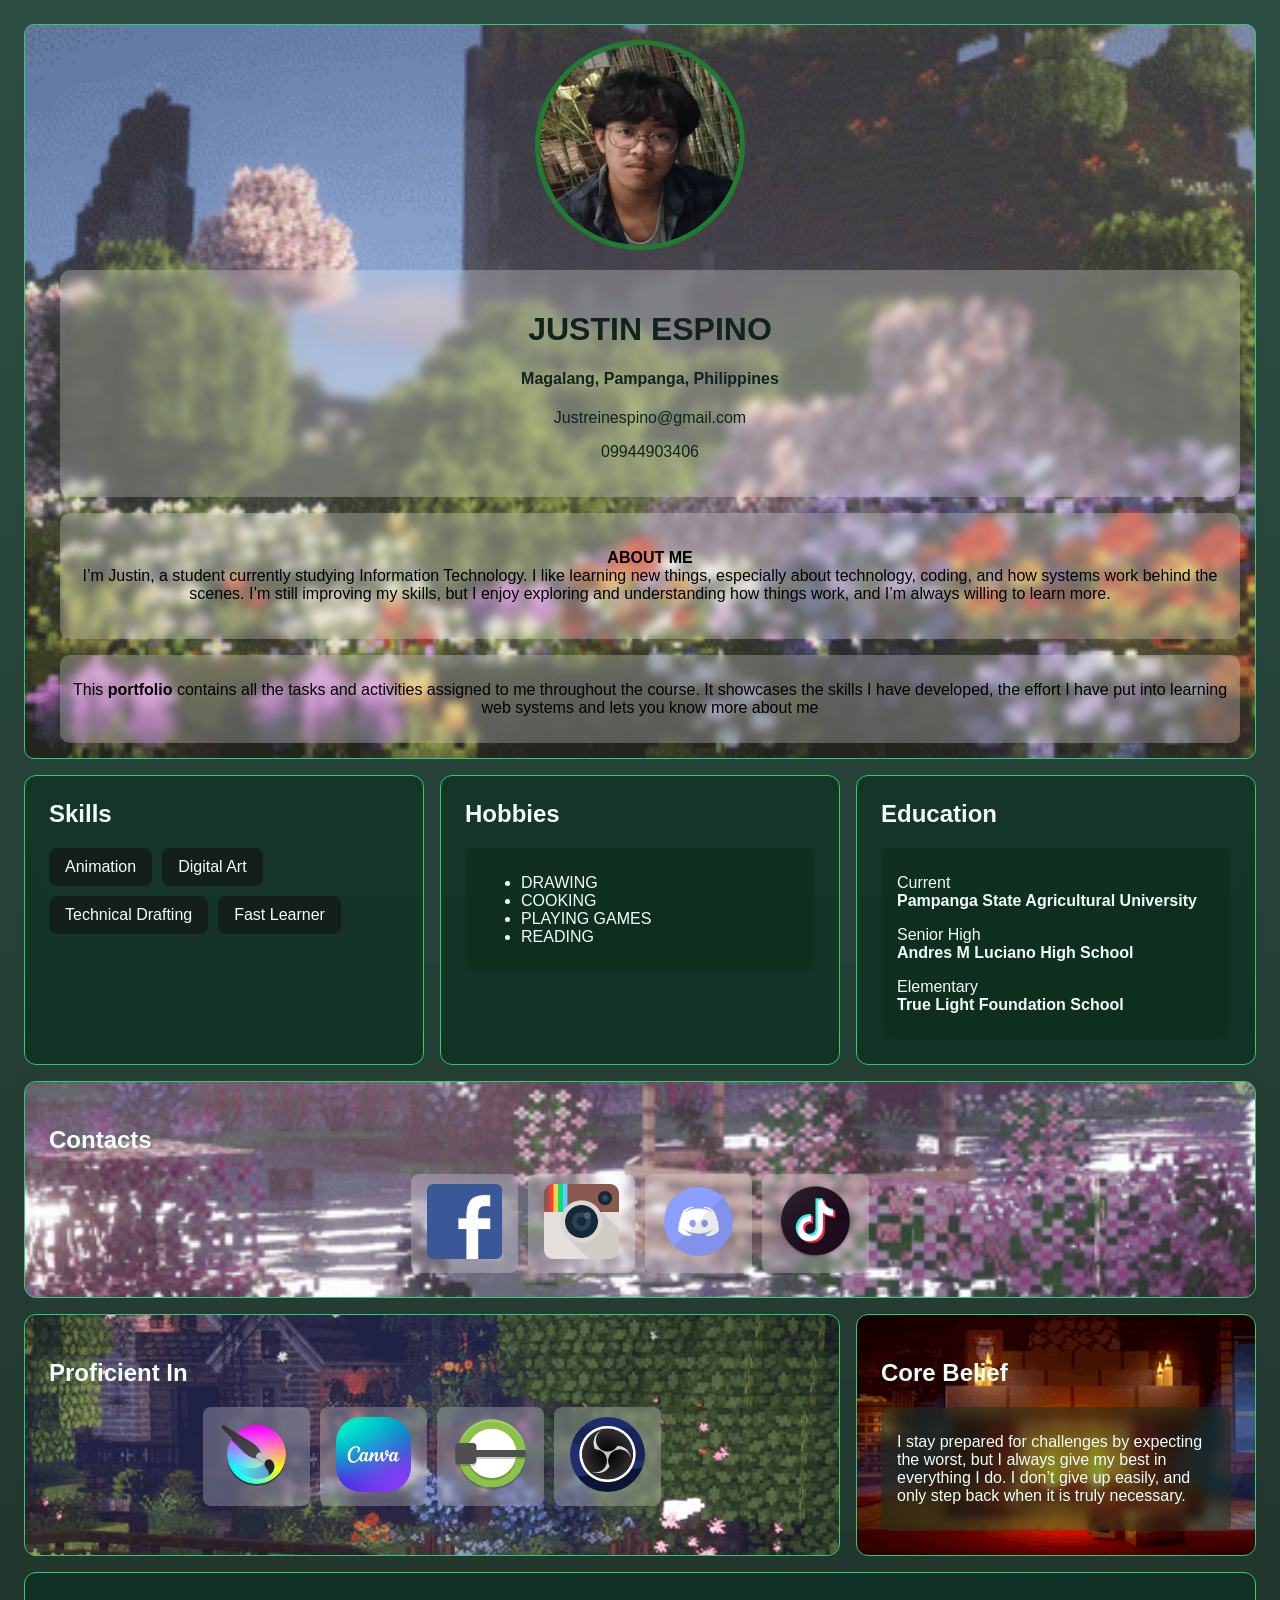
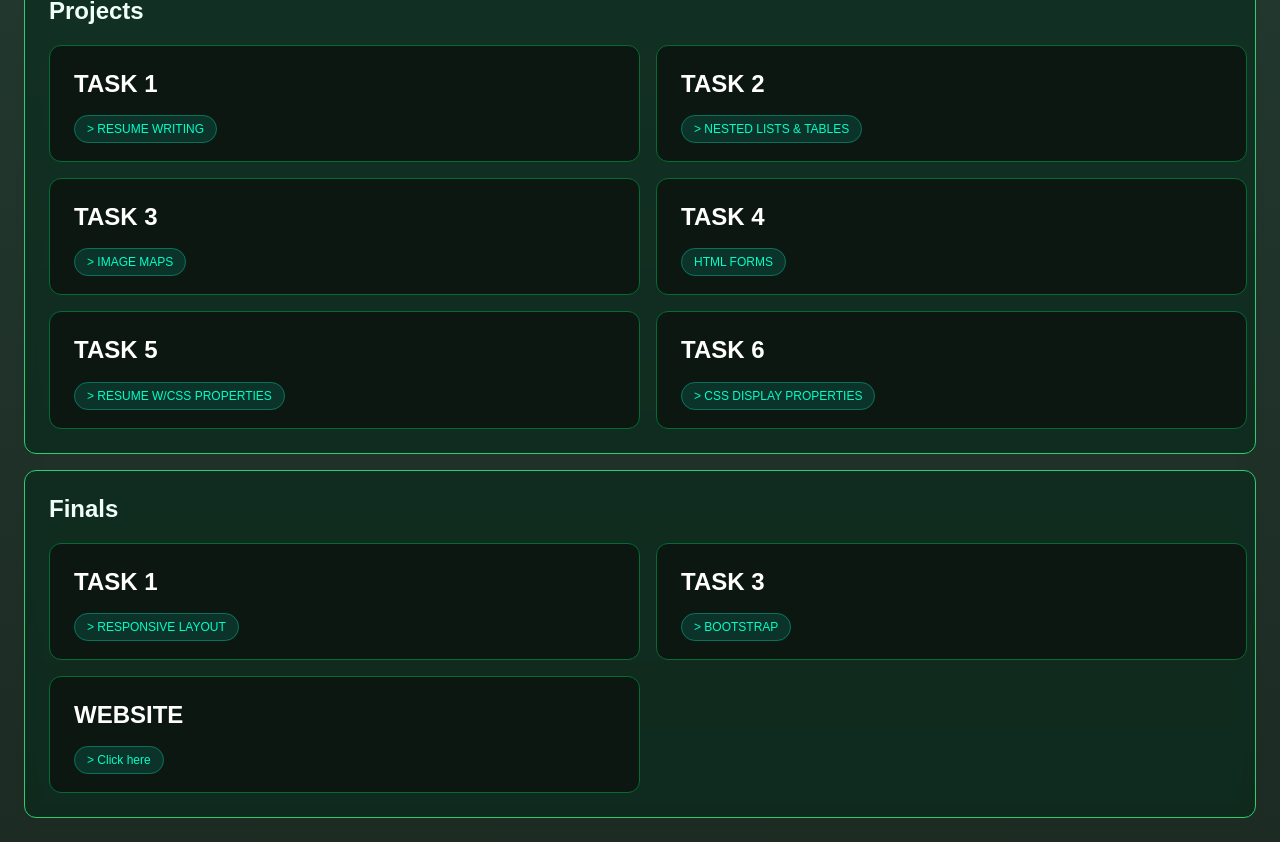
<file: index.html>
<!DOCTYPE html>
<html lang="en">
<head>
    <meta charset="UTF-8">
    <meta name="viewport" content="width=device-width, initial-scale=1.0">
    <title>Document</title>
</head>
<link rel="stylesheet" href="design.css">
<body>
    
<div class="container">
    <div id="header" style="grid-area: box1;"> 
       <div id="photo" style="grid-area: box-1;"><img src="images/IMG20260314200444.jpg" alt="" style="border-radius: 100%; width: 200px; border: 5px solid rgb(31, 125, 50);"></div>
        <div id="description"style="grid-area: box-2;">
            <h1>JUSTIN ESPINO</h1>
            <h4>Magalang, Pampanga, Philippines</h4>
            <p>Justreinespino@gmail.com</p>
               <p>09944903406</p>
    </div>

        <div id="aboutme"style="grid-area: box-3;">
            <p><B>ABOUT ME</B><br>
                I’m Justin, a student currently studying Information Technology. I like learning new things, especially about technology, coding, and how systems work behind the scenes. I’m still improving my skills, but I enjoy exploring and understanding how things work, and I’m always willing to learn more.
            </p>
        </div>
        <div id="portdesc" style="grid-area: box-4;">
            <p>This <b>portfolio</b> contains all the tasks and activities assigned to me throughout the course. It showcases the skills I have developed, the effort I have put into learning web systems and lets you know more about me</p>
        </div>
    </div>


   <div class="card" style="grid-area: box2;">
        <h2>Skills</h2>
        
        <div class="tagcontainer">
            <div class="tag">Animation</div>
            <div class="tag">Digital Art</div>
            <div class="tag">Technical Drafting</div>
            <div class="tag">Fast Learner</div>
        </div>
    </div>

     <div class="card" style="grid-area: box3;">
        <h2>Education</h2>
        
        <div class="tag4">
            <div ><p>Current <br>
                <B>Pampanga State Agricultural University</B>
            </p></div>
             <div ><p>Senior High <br>
                <B>Andres M Luciano High School</B>
            </p></div>
            <div ><p>Elementary <br>
                <B>True Light Foundation School</B>
            </p></div>
        </div>
    </div>

    <div class="cardimg" style="grid-area: box4;">
        <h2>Contacts</h2>
        
        <Div class="tagcontainermid">
            <div class="tag3"><a href="https://www.facebook.com/justin.cunanespino"><img src="images/facebook-logo-png-38347.png" alt="" style="width: 75px;"></a></div>
            <div class="tag3"><a href="https://www.instagram.com/just_in_rain/"><img src="images/instagram-icon-960.png" alt="" style="width: 75px;"></a></div>
            <div class="tag3"><a href="https://discord.com/users/713731188065304597"><img src="images/discord-icon-43742.png" alt="" style="width: 75px;"></a></div>
            <div class="tag3"><a href="https://www.tiktok.com/@sand.o.wisp"><img src="images/[CITYPNG.COM]Round TikTok Icon Logo Transparent Background - 800x800.png" alt="" style="width: 75px;"></a></div>
        </Div>
    </div>

    <div class="cardimg2" style="grid-area:box5;">
        <h2>Proficient In</h2>
        
       <Div class="tagcontainervert">
            <div class="tag3" style="text-align: center;"><a href="https://krita.org/en/"><img src="images/Calligrakrita-base.svg.png" alt="" style="width: 75px;"></a></div>
            <div class="tag3" style="text-align: center;"><a href="https://www.canva.com/"><img src="images/image.png" alt="" style="width: 75px; border-radius:25px"></a></div> 
            <div class="tag3" style="text-align: center;"><a href="https://librecad.org/"><img src="images/librecad_93623.png" alt="" style="width: 75px;"></a></div>
            <div class="tag3" style="text-align: center;"><a href="https://obsproject.com/"><img src="images/image (1).png" alt="" style="width: 75px; border-radius: 100px;"></a></div>
        </Div>
    </div>
   
     <div class="card" style="grid-area:box6;">
        <h2>Projects</h2>
        
       <Div class="gridproj">
            <div class="cardperocute"><h2>TASK 1</h2> <h4></h4><a href="midterm tasks/TASK 1 - RESUME .html" class="tag2">> RESUME WRITING </a></div>
            <div class="cardperocute"><h2>TASK 2</h2> <h4></h4><a href="midterm tasks/TASK 2 - NESTED LIST.html" class="tag2">> NESTED LISTS & TABLES</a></div>
            <div class="cardperocute"><h2>TASK 3</h2> <h4></h4><a href="midterm tasks/TASK 3 - IMAGE MAPPING.HTML" class="tag2">> IMAGE MAPS</a></div>
            <div class="cardperocute"><h2>TASK 4</h2> <h4></h4><a href="midterm tasks/TASK 4 - HTML FORMS.html" class="tag2">HTML FORMS</a></div>
            <div class="cardperocute"><h2>TASK 5</h2> <h4></h4><a href="midterm tasks/TASK 5 - RESUME CSS PROPERTIES .html"class="tag2">> RESUME W/CSS PROPERTIES</a></div>
            <div class="cardperocute"><h2>TASK 6</h2> <h4></h4><a href="midterm tasks/TASK 6 - CSS DISPLAY PROPERTIES .html"class="tag2">> CSS DISPLAY PROPERTIES</a></div>
        </Div>
    </div>



    <div class="card" style="grid-area:box7;">
        <h2>Hobbies</h2>
            <div class="tag4">
                <UL>
                    <LI > DRAWING</LI>
                    <LI> COOKING</LI>
                    <LI> PLAYING GAMES</LI>
                    <li> READING</li>
                    
                </UL>
            </div>
    </div>

    <div class="cardimg3" style="grid-area:box8;">
        <h2>Core Belief</h2>
        <Div class="tag4">
           <P> I stay prepared for challenges by expecting the worst, but I always give my best in everything I do. I don’t give up easily, and only step back when it is truly necessary.</P>
        </Div>
    </div>

    <div class="card" style="grid-area:box9;">
        <h2>Finals</h2>
        
       <Div class="gridproj">
            <div class="cardperocute"><h2>TASK 1</h2> <h4></h4><a href="finals task/Finals Task 1 RESPONSIVE LAYOUT/RESPONSIVELAYOUT.html" class="tag2">> RESPONSIVE LAYOUT </a></div>
            
            <div class="cardperocute"><h2>TASK 3</h2> <h4></h4><a href="finals task/Finals task 3 BOOTSTRAP/BOOTSTRAP.html" class="tag2">> BOOTSTRAP</a></div>
            <div class="cardperocute"><h2>WEBSITE</h2> <h4></h4><a href="finals task/website/website.html" class="tag2">> Click here</a></div>
           
        </Div>
    </div>
    
    </div>
</body>
</html>
</file>
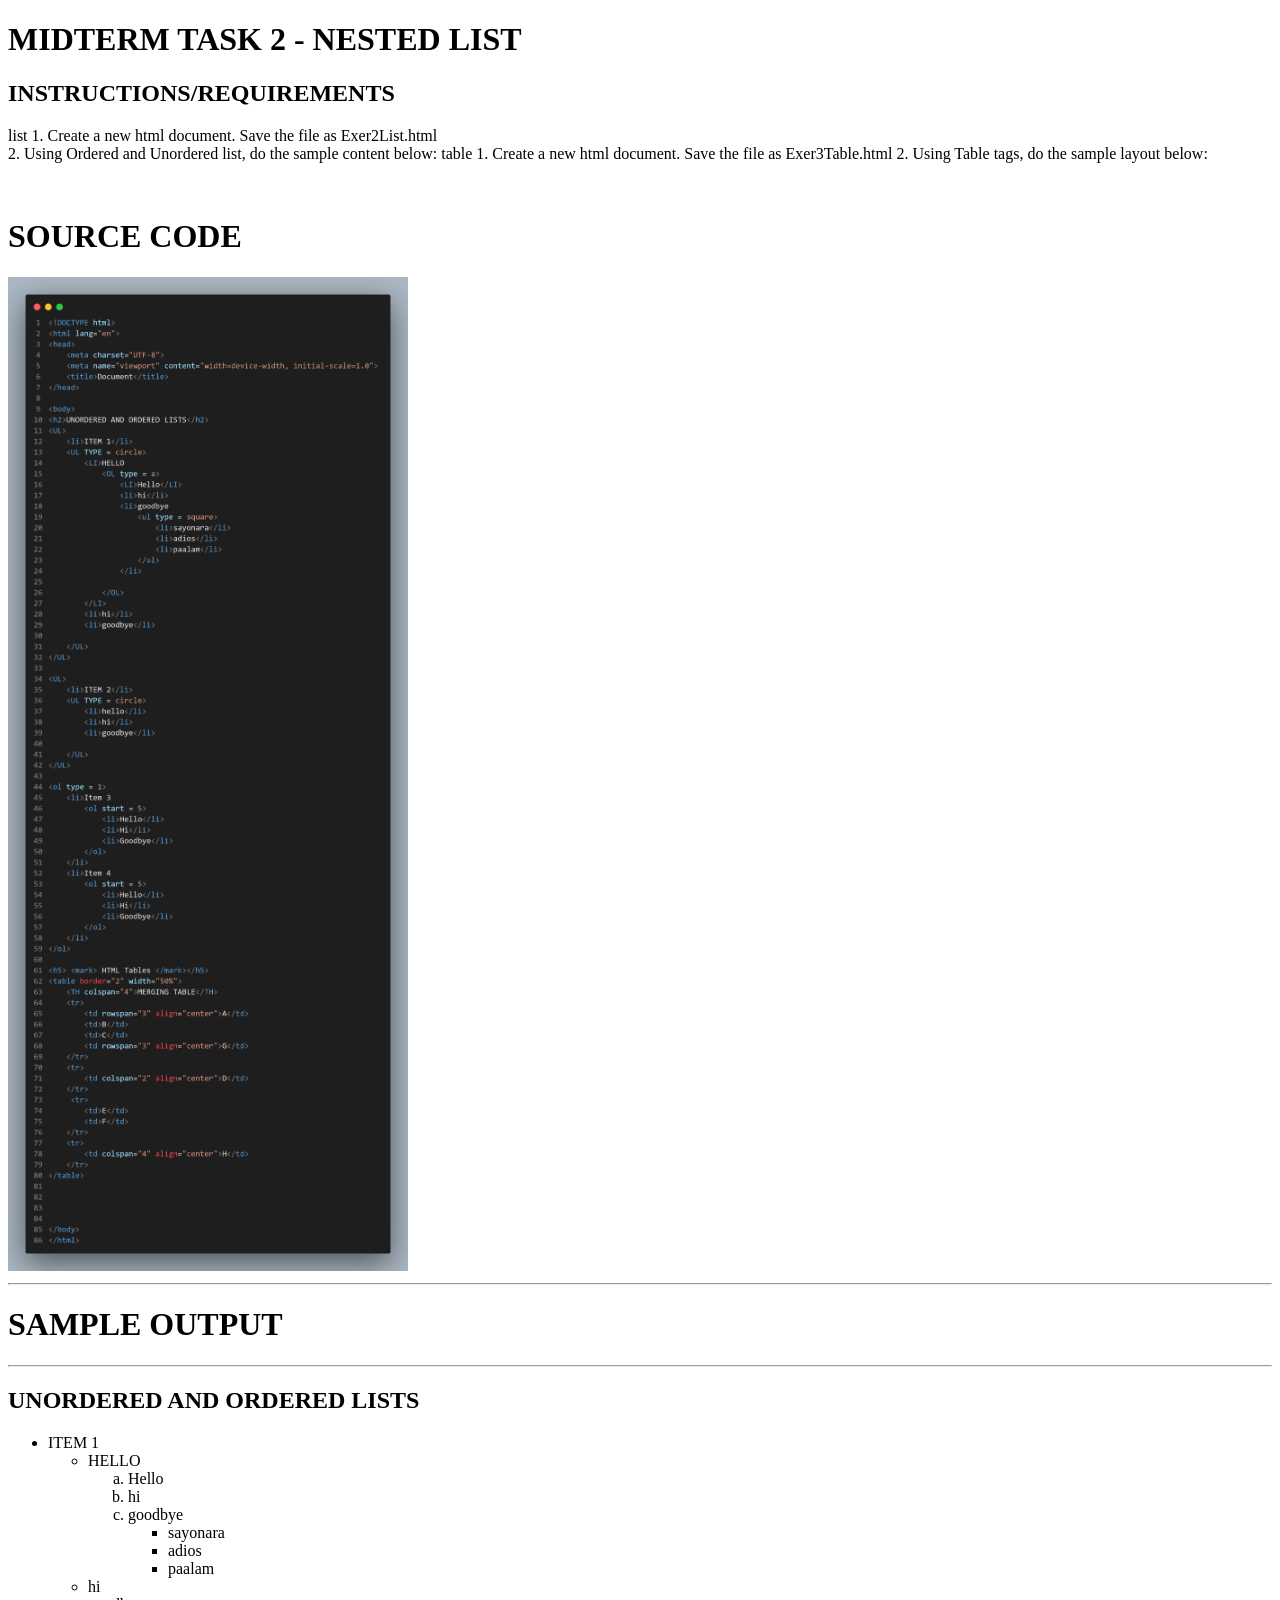
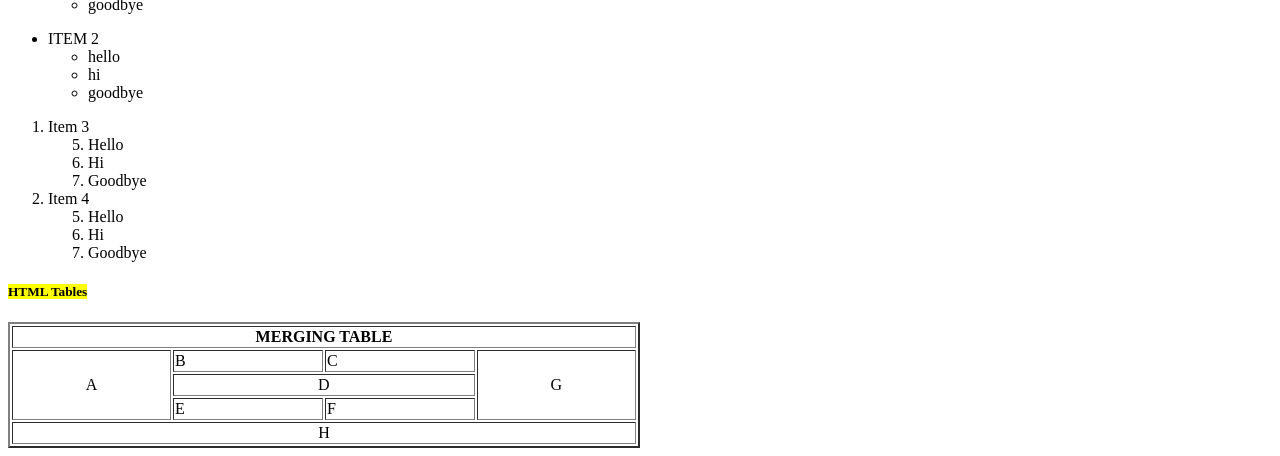
<file: midterm tasks/TASK 2 - NESTED LIST.html>
<!DOCTYPE html>
<html lang="en">
<head>
    <meta charset="UTF-8">
    <meta name="viewport" content="width=device-width, initial-scale=1.0">
    <title>Document</title>
</head>

<body>
    <div style="background-color: white;">
<H1>MIDTERM TASK 2 - NESTED LIST </H1>
<H2>INSTRUCTIONS/REQUIREMENTS</H2>
<P>list 1. Create a new html document. Save the file as Exer2List.html <br>
2. Using Ordered and Unordered list, do the sample content below:
table 1. Create a new html document. Save the file as Exer3Table.html
2. Using Table tags, do the sample layout below:  </P>
<br>
<h1>SOURCE CODE</h1>
<img src="IMG/task 2 .png" alt="" style="width: 400px;">

<hr>
<h1>SAMPLE OUTPUT</h1>
<HR>
    
<h2>UNORDERED AND ORDERED LISTS</h2>
<UL>
    <li>ITEM 1</li>
    <UL TYPE = circle>
        <LI>HELLO
            <OL type = a>
                <LI>Hello</LI>
                <li>hi</li>
                <li>goodbye
                    <ul type = square>
                        <li>sayonara</li>
                        <li>adios</li>
                        <li>paalam</li>
                    </ul>
                </li>
         
            </OL>
        </LI>
        <li>hi</li>
        <li>goodbye</li>

    </UL>
</UL>

<UL>
    <li>ITEM 2</li>
    <UL TYPE = circle>
        <li>hello</li>
        <li>hi</li>
        <li>goodbye</li>

    </UL>
</UL>

<ol type = 1>
    <li>Item 3
        <ol start = 5>
            <li>Hello</li>
            <li>Hi</li>
            <li>Goodbye</li>
        </ol>
    </li>
    <li>Item 4
        <ol start = 5>
            <li>Hello</li>
            <li>Hi</li>
            <li>Goodbye</li>
        </ol>
    </li>
</ol>

<h5> <mark> HTML Tables </mark></h5>
<table border="2" width="50%">
    <TH colspan="4">MERGING TABLE</TH>
    <tr>
        <td rowspan="3" align="center">A</td>
        <td>B</td>
        <td>C</td>
        <td rowspan="3" align="center">G</td>
    </tr>
    <tr>
        <td colspan="2" align="center">D</td>
    </tr>
     <tr>
        <td>E</td>
        <td>F</td>
    </tr>
    <tr>
        <td colspan="4" align="center">H</td>
    </tr>
</table>



    
</body>
</html>
</file>
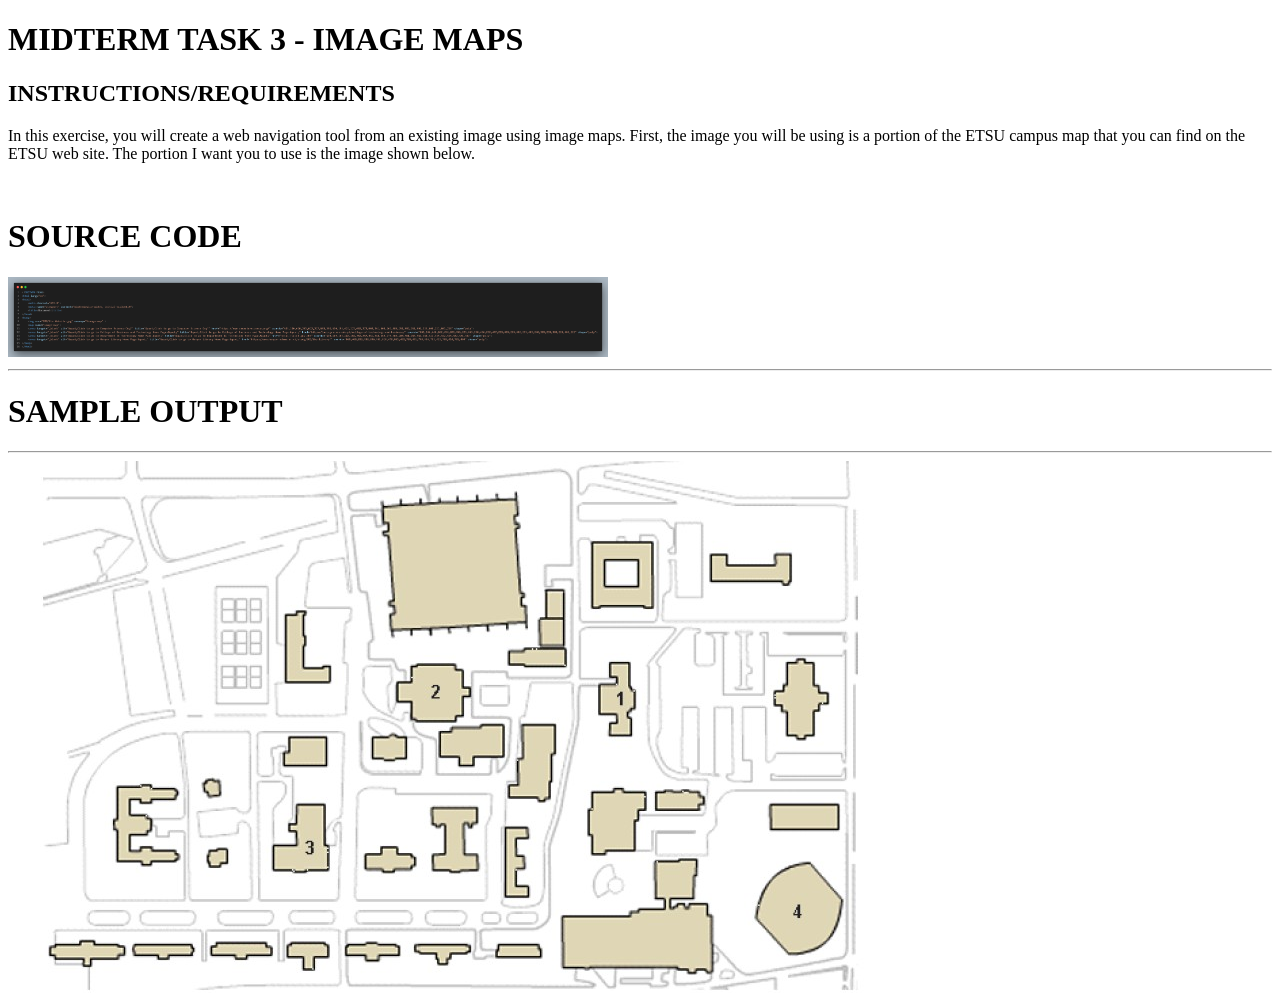
<file: midterm tasks/TASK 3 - IMAGE MAPPING.HTML>
<!DOCTYPE html>
<html lang="en">
<head>
    <meta charset="UTF-8">
    <meta name="viewport" content="width=device-width, initial-scale=1.0">
    <title>Document</title>
</head>
<body>
    <body>
    <div style="background-color: white;">
<H1>MIDTERM TASK 3 - IMAGE MAPS</H1>
<H2>INSTRUCTIONS/REQUIREMENTS</H2>
<P>In this exercise, you will create a web navigation tool from an existing image using image maps.
First, the image you will be using is a portion of the ETSU campus map that you can find on the

ETSU web site. The portion I want you to use is the image shown below.</P>
<br>
<h1>SOURCE CODE</h1>
<img src="IMG/task 3 .png" alt="" style="width: 600px; height: auto;">

<hr>
<h1>SAMPLE OUTPUT</h1>
<HR>
    <img src="IMG/Etu Website.jpg" usemap="#image-map" >
    <map name="image-map">
    <area target="_blank" alt="&quot;Click to go to Computer Science Org”" title="&quot;Click to go to Computer Science Org”" href="https://www.computerscience.org/" coords="603,200,620,201,622,227,630,238,620,253,622,272,602,272,602,261,608,261,608,251,592,251,591,223,608,221,601,213" shape="poly">
    <area target="_blank" alt="&quot;Click to go to College of Business and Technology Home Page.&quot;" title="&quot;Click to go to College of Business and Technology Home Page.&quot;" href="https://asingan.psu.edu.ph/college-of-technology-and-business/" coords="403,204,446,202,454,209,456,223,463,230,456,252,447,259,409,259,402,255,403,240,389,239,388,220,403,221" shape="poly">
    <area target="_blank" alt="&quot;Click to go to Department IC Technology Home Page.&quot;" title="&quot;Click to go to Department IC Technology Home Page.&quot;" href="https://dict.gov.ph/" coords="320,409,265,408,264,382,287,381,288,369,279,368,280,361,287,361,288,342,315,342,315,382,321,382" shape="poly">
    <area target="_blank" alt="&quot;Click to go to Harper Library Home Page.&quot;" title="&quot;Click to go to Harper Library Home Page.&quot;" href="https://www.harper-adams.ac.uk/study/902/the-library/" coords="800,400,833,438,830,461,818,479,801,492,780,491,748,456,753,433,765,414,781,404" shape="poly">
</body>
</html>
</file>
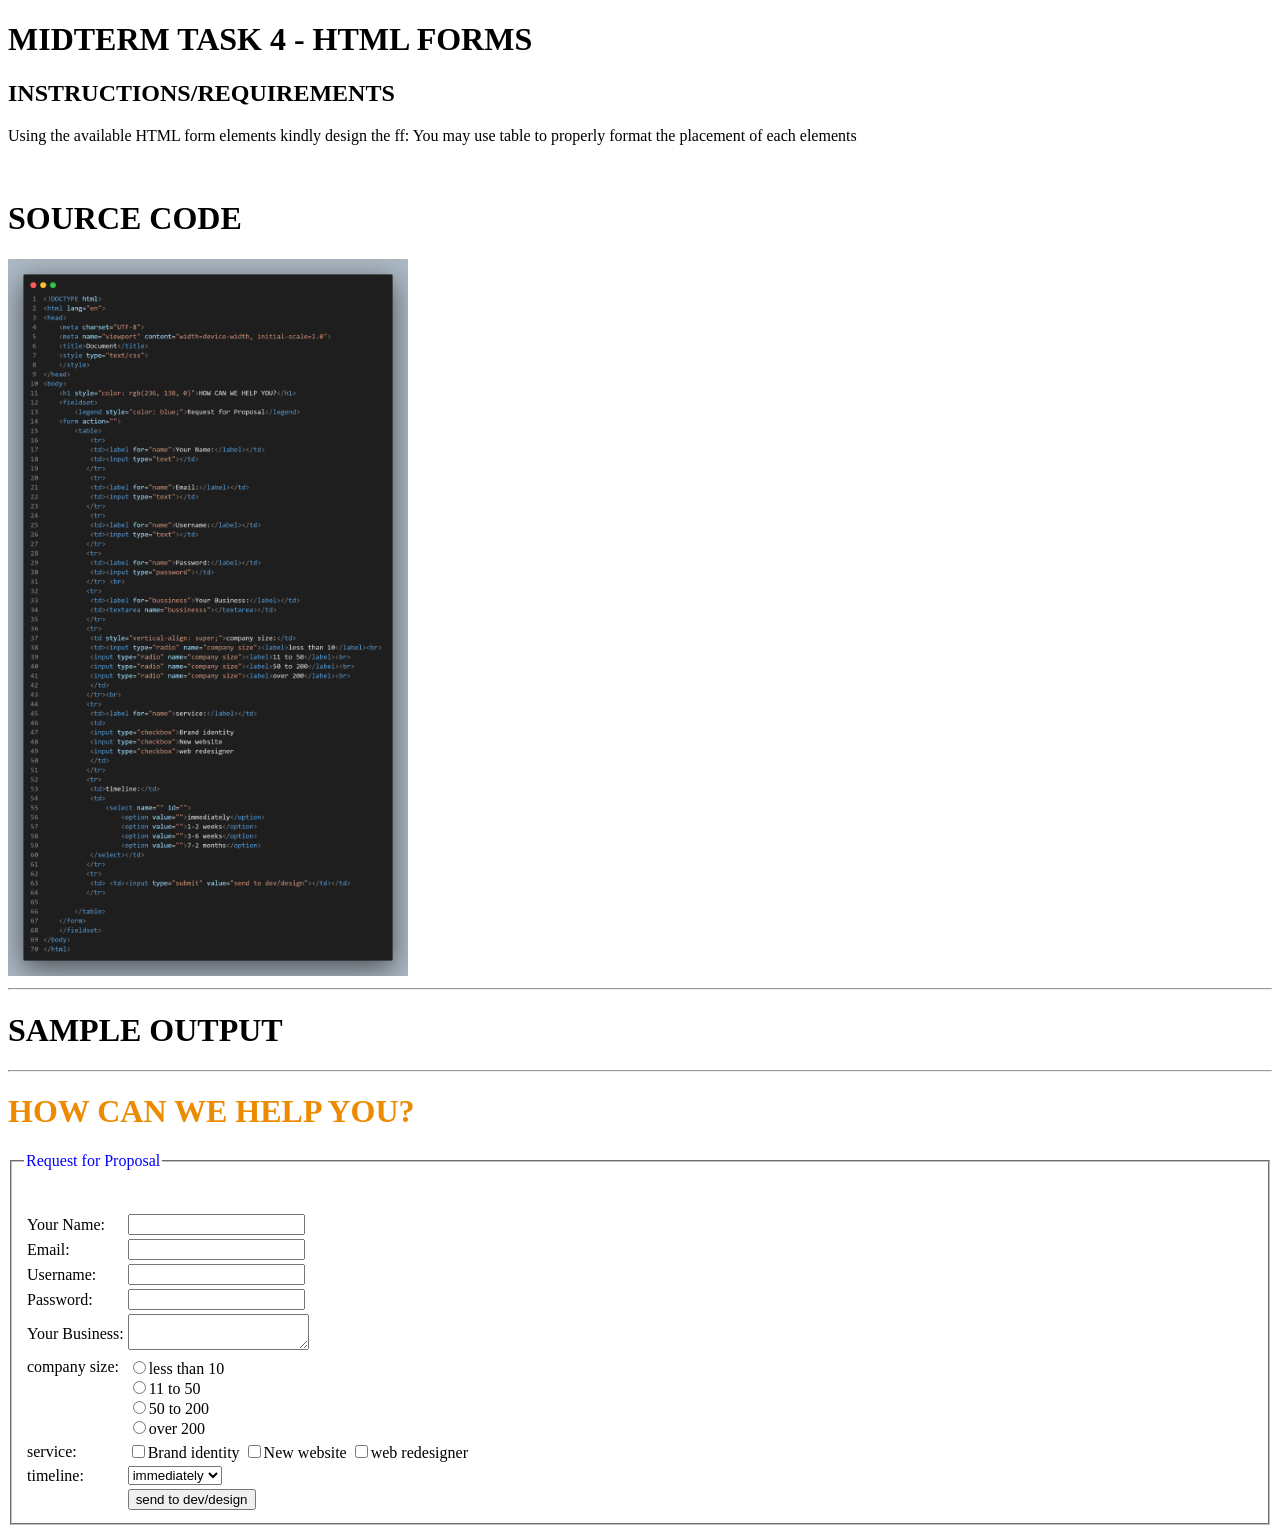
<file: midterm tasks/TASK 4 - HTML FORMS.html>
<!DOCTYPE html>
<html lang="en">
<head>
    <meta charset="UTF-8">
    <meta name="viewport" content="width=device-width, initial-scale=1.0">
    <title>Document</title>
    <style type="text/css">
    </style>
</head>
<body>
    <div style="background-color: white;">
<H1>MIDTERM TASK 4 - HTML FORMS </H1>
<H2>INSTRUCTIONS/REQUIREMENTS</H2>
<P>Using the available HTML form elements kindly design the ff: You may use table to properly
format the placement of each elements</P>
<br>
<h1>SOURCE CODE</h1>
<img src="IMG/task 4 .png" alt="" style="width: 400px;">

<hr>
<h1>SAMPLE OUTPUT</h1>
<HR>
<body>
    <h1 style="color: rgb(236, 138, 0)">HOW CAN WE HELP YOU?</h1>
    <fieldset>
        <legend style="color: blue;">Request for Proposal</legend>
    <form action="">
        <table>
            <tr>
            <td><label for="name">Your Name:</label></td>
            <td><input type="text"></td>
           </tr>
            <tr>
            <td><label for="name">Email:</label></td>
            <td><input type="text"></td>
           </tr>
            <tr>
            <td><label for="name">Username:</label></td>
            <td><input type="text"></td>
           </tr>
           <tr>
            <td><label for="name">Password:</label></td>
            <td><input type="password"></td>
           </tr> <br>
           <tr>
            <td><label for="bussiness">Your Business:</label></td>
            <td><textarea name="bussinesss"></textarea></td>
           </tr>
           <tr>
            <td style="vertical-align: super;">company size:</td>
            <td><input type="radio" name="company size"><label>less than 10</label><br>
            <input type="radio" name="company size"><label>11 to 50</label><br>
            <input type="radio" name="company size"><label>50 to 200</label><br>
            <input type="radio" name="company size"><label>over 200</label><br>
            </td>
           </tr><br>
           <tr>
            <td><label for="name">service:</label></td>
            <td>
            <input type="checkbox">Brand identity
            <input type="checkbox">New website
            <input type="checkbox">web redesigner
            </td>
           </tr>
           <tr>
            <td>timeline:</td>
            <td>
                <select name="" id="">
                    <option value="">immediately</option>
                    <option value="">1-2 weeks</option>
                    <option value="">3-6 weeks</option>
                    <option value="">7-2 months</option>
            </select></td>
           </tr>
           <tr>
            <td> <td><input type="submit" value="send to dev/design"></td></td>
           </tr>
           
        </table>
    </form>
    </fieldset>
</body>
</html>
</file>
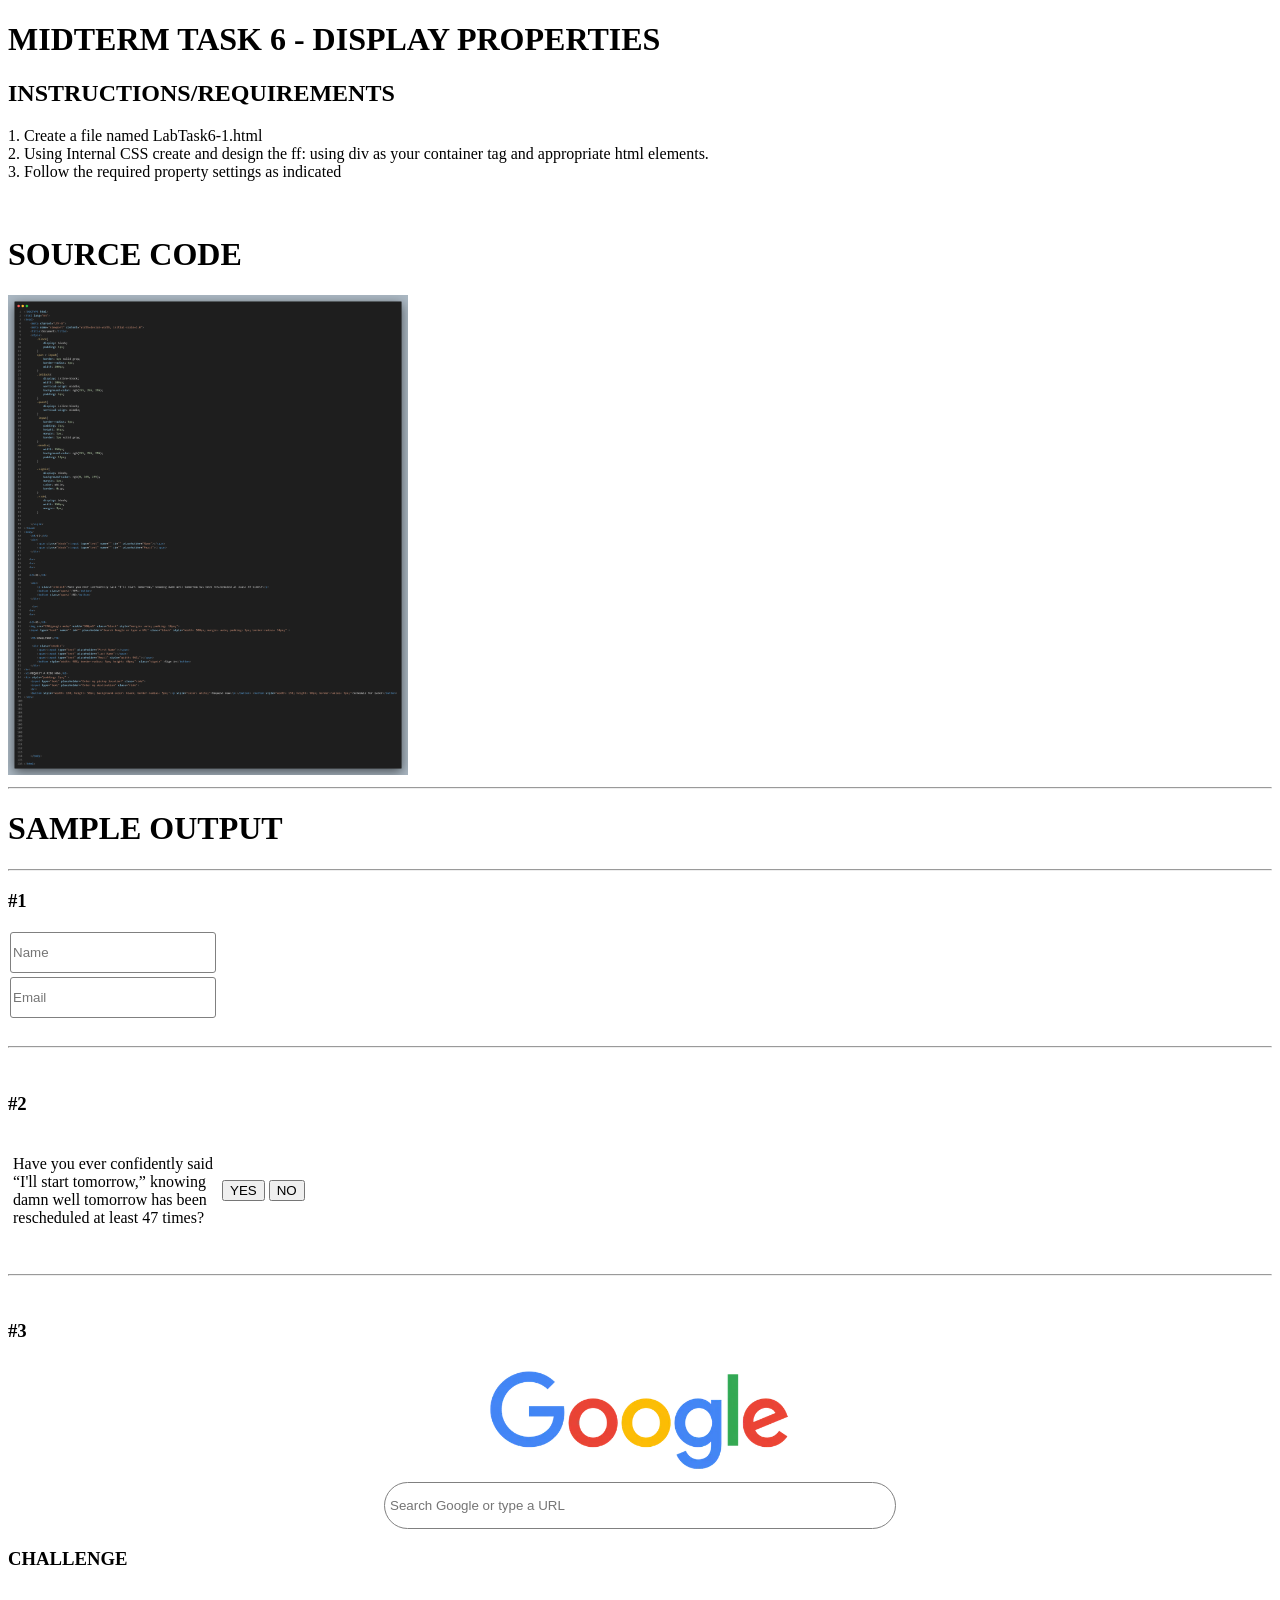
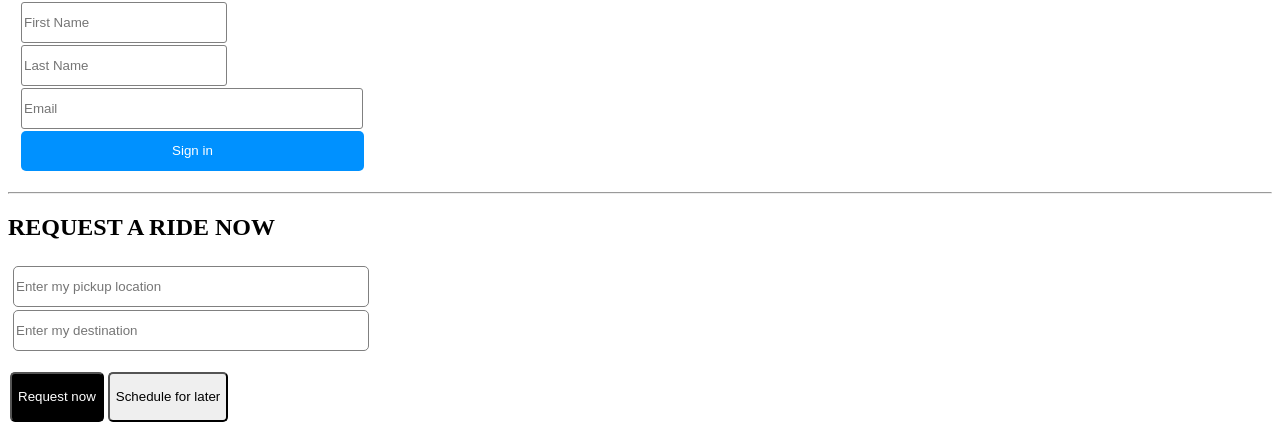
<file: midterm tasks/TASK 6 - CSS DISPLAY PROPERTIES .html>
<!DOCTYPE html>
<html lang="en">
<head>
    <meta charset="UTF-8">
    <meta name="viewport" content="width=device-width, initial-scale=1.0">
    <title>Document</title>
    <style>
        .block{
            display: block;
            padding: 1px;
        }
        span > input{
            border: 1px solid gray;
            border-radius: 3px;
            width: 200px;
        }
        .inblock{
            display: inline-block;
            width: 200px;
            vertical-align: middle;
            background-color: rgb(255, 255, 255);
            padding: 5px;
        }
        .quest{    
            display: inline-block;
            vertical-align: middle;
        }
         input{
            border-radius: 5px;
            padding: 2px;
            height: 35px;
            margin: 1px;
            border: 1px solid gray;
        }
        .onediv{
            width: 350px;
            background-color: rgb(255, 255, 255);
            padding: 12px;
        }
        
        .signin{
            display: block;
            background-color: rgb(0, 145, 255);
            margin: 1px;
            color: white;
            border: 0cap;
        }
        .ride{
            display: block;
            width: 350px;
            margin: 3px;
        }
         

    </style>
</head>
<body>
    <body>
    <div style="background-color: white;">
<H1>MIDTERM TASK 6 - DISPLAY PROPERTIES</H1>
<H2>INSTRUCTIONS/REQUIREMENTS</H2>
<P>1. Create a file named LabTask6-1.html <br>
2. Using Internal CSS create and design the ff: using div as your container tag  
and appropriate html elements.  <br>
3. Follow the required property settings as indicated</P>
<br>
<h1>SOURCE CODE</h1>
<img src="IMG/task 6 .png" alt="" style="width: 400px;">

<hr>
<h1>SAMPLE OUTPUT</h1>
<HR>
    <h3>#1</h3>
    <div>
        <span class="block"><input type="text" name="" id="" placeholder="Name"></span>
        <span class="block"><input type="text" name="" id="" placeholder="Email"></span>
    </div>

   <br>
   <hr>
   <br>

   <h3>#2</h3>

    <div> 
        <p class="inblock">Have you ever confidently said “I'll start tomorrow,” knowing damn well tomorrow has been rescheduled at least 47 times?</p>
        <button class="quest">YES</button> 
        <button class="quest">NO</button>
    </div>

     <br>
   <hr>
   <br>

   <h3>#3</h3>
   <img src="IMG/google.webp" width="300px%" class="block" style="margin: auto; padding: 10px;">
   <input type="text" name="" id="" placeholder="Search Google or type a URL" class="block" style="width: 500px; margin: auto; padding: 5px; border-radius: 50px;" >

    <H3>CHALLENGE</H3>

     <div class="onediv">
        <span><input type="text" placeholder="First Name"></span>
        <span><input type="text" placeholder="Last Name"></span>
        <span><input type="text" placeholder="Email" style="width: 96%;"></span>
        <button style="width: 98%; border-radius: 5px; height: 40px;"  class="signin" >Sign in</button>
    </div>
<hr>
<h2>REQUEST A RIDE NOW</h2>
<div style="padding: 2px;" >
    <input type="text" placeholder="Enter my pickup location" class="ride">
    <input type="text" placeholder="Enter my destination" class="ride">
    <br>
    <button style="width: 150; height: 50px; background-color: black; border-radius: 5px;"><p style="color: white;">Request now</p></button> <button style="width: 150; height: 50px; border-radius: 5px;">Schedule for later</button>
</div>



    
    
   

    






    </body>
   
</html>
</file>
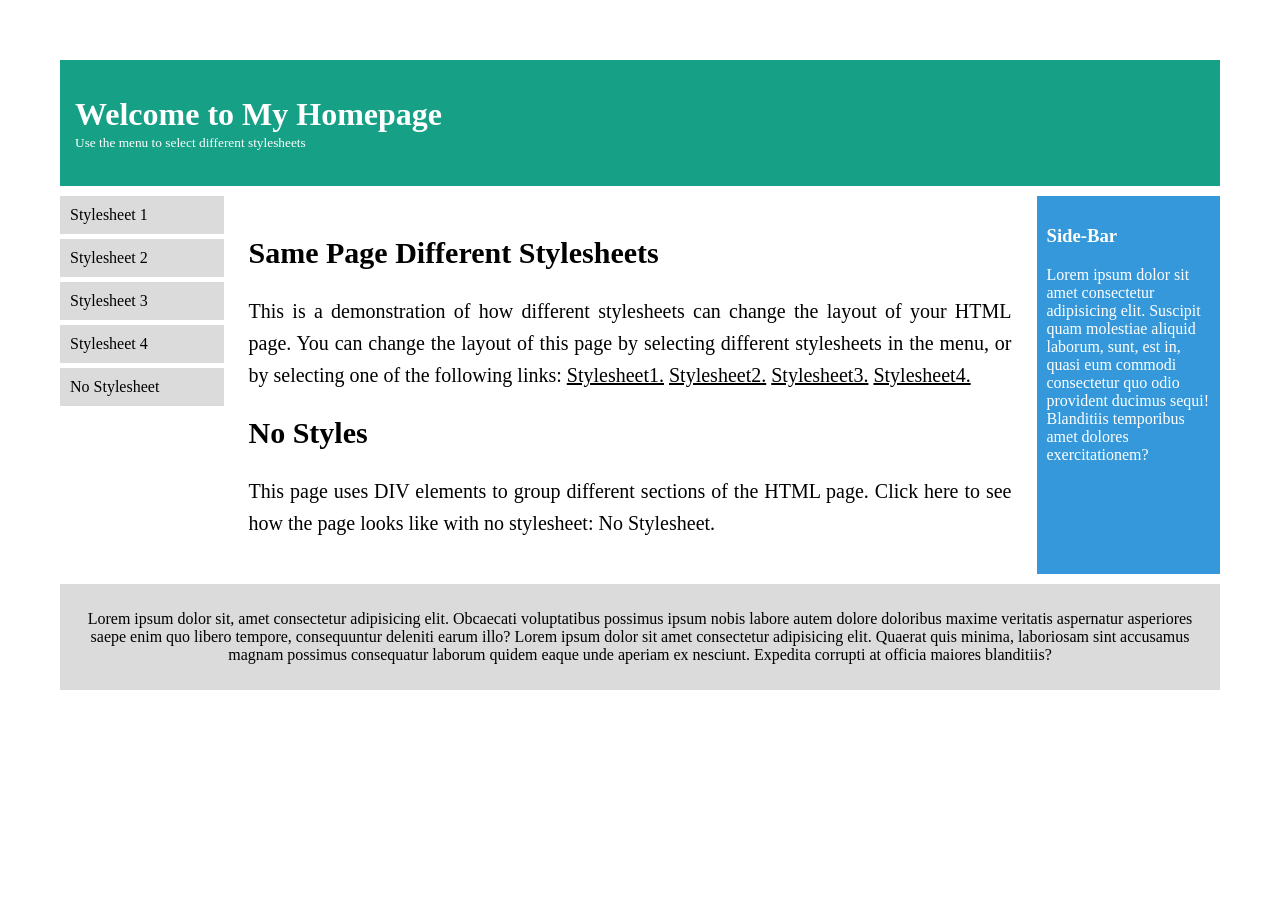
<file: finals task/Finals Task 1 RESPONSIVE LAYOUT/RESPONSIVELAYOUT.html>
<!DOCTYPE html>
<html lang="en">
<head>
    <meta charset="UTF-8">
    <meta name="viewport" content="width=device-width, initial-scale=1.0">
    <title>Document</title>
    <link rel="stylesheet" href="design.css">
</head>
<body>
    <div class="maincont">

    <div class="head">
        <div style="margin-bottom: 20px;">
            <b><h1 style="margin-bottom: 0%;">Welcome to My Homepage</h1></b>
            <small>Use the menu to select different stylesheets</small>          
        </div>
        </div>
    <div class="cont">
    <div class="style">
        <div class="stylebox">Stylesheet 1</div>
        <div class="stylebox">Stylesheet 2</div>
        <div class="stylebox">Stylesheet 3</div>
        <div class="stylebox">Stylesheet 4</div>
        <div class="stylebox">No Stylesheet</div>
    </div>

    <div class="content">
        <h2 style="font-size: 30px; text-align: justify;">Same Page Different Stylesheets</h2>
        <p style="font-size: 20px; text-align: justify; line-height: 1.6;">This is a demonstration of how different stylesheets can change the layout of your HTML page. You can change the layout of this page by selecting different stylesheets in the menu, or by selecting one of the following links:
         <u>Stylesheet1.</u> <u>Stylesheet2.</u> <u>Stylesheet3.</u> <u>Stylesheet4.</u></p>
        <h2 style="font-size: 30px; text-align: justify; "> No Styles</h2>
        <p style="font-size: 20px; text-align: justify; line-height: 1.6;">This page uses DIV elements to group different sections of the HTML page. Click here to see how the page looks like with no stylesheet:
        No Stylesheet.</p>
    </div>

    <div class="side">
        <h3>Side-Bar</h3>
        <p>Lorem ipsum dolor sit amet consectetur adipisicing elit. Suscipit quam molestiae aliquid laborum, sunt, est in, quasi eum commodi consectetur quo odio provident ducimus sequi! Blanditiis temporibus amet dolores exercitationem?</p>
    </div>
    </div>

    <div class="footer">
        <p>
            Lorem ipsum dolor sit, amet consectetur adipisicing elit. Obcaecati voluptatibus possimus ipsum nobis labore autem dolore doloribus maxime veritatis aspernatur asperiores saepe enim quo libero tempore, consequuntur deleniti earum illo? Lorem ipsum dolor sit amet consectetur adipisicing elit. Quaerat quis minima, laboriosam sint accusamus magnam possimus consequatur laborum quidem eaque unde aperiam ex nesciunt. Expedita corrupti at officia maiores blanditiis?
        </p>
    </div>
 </div>   
</body>
</html>
</file>
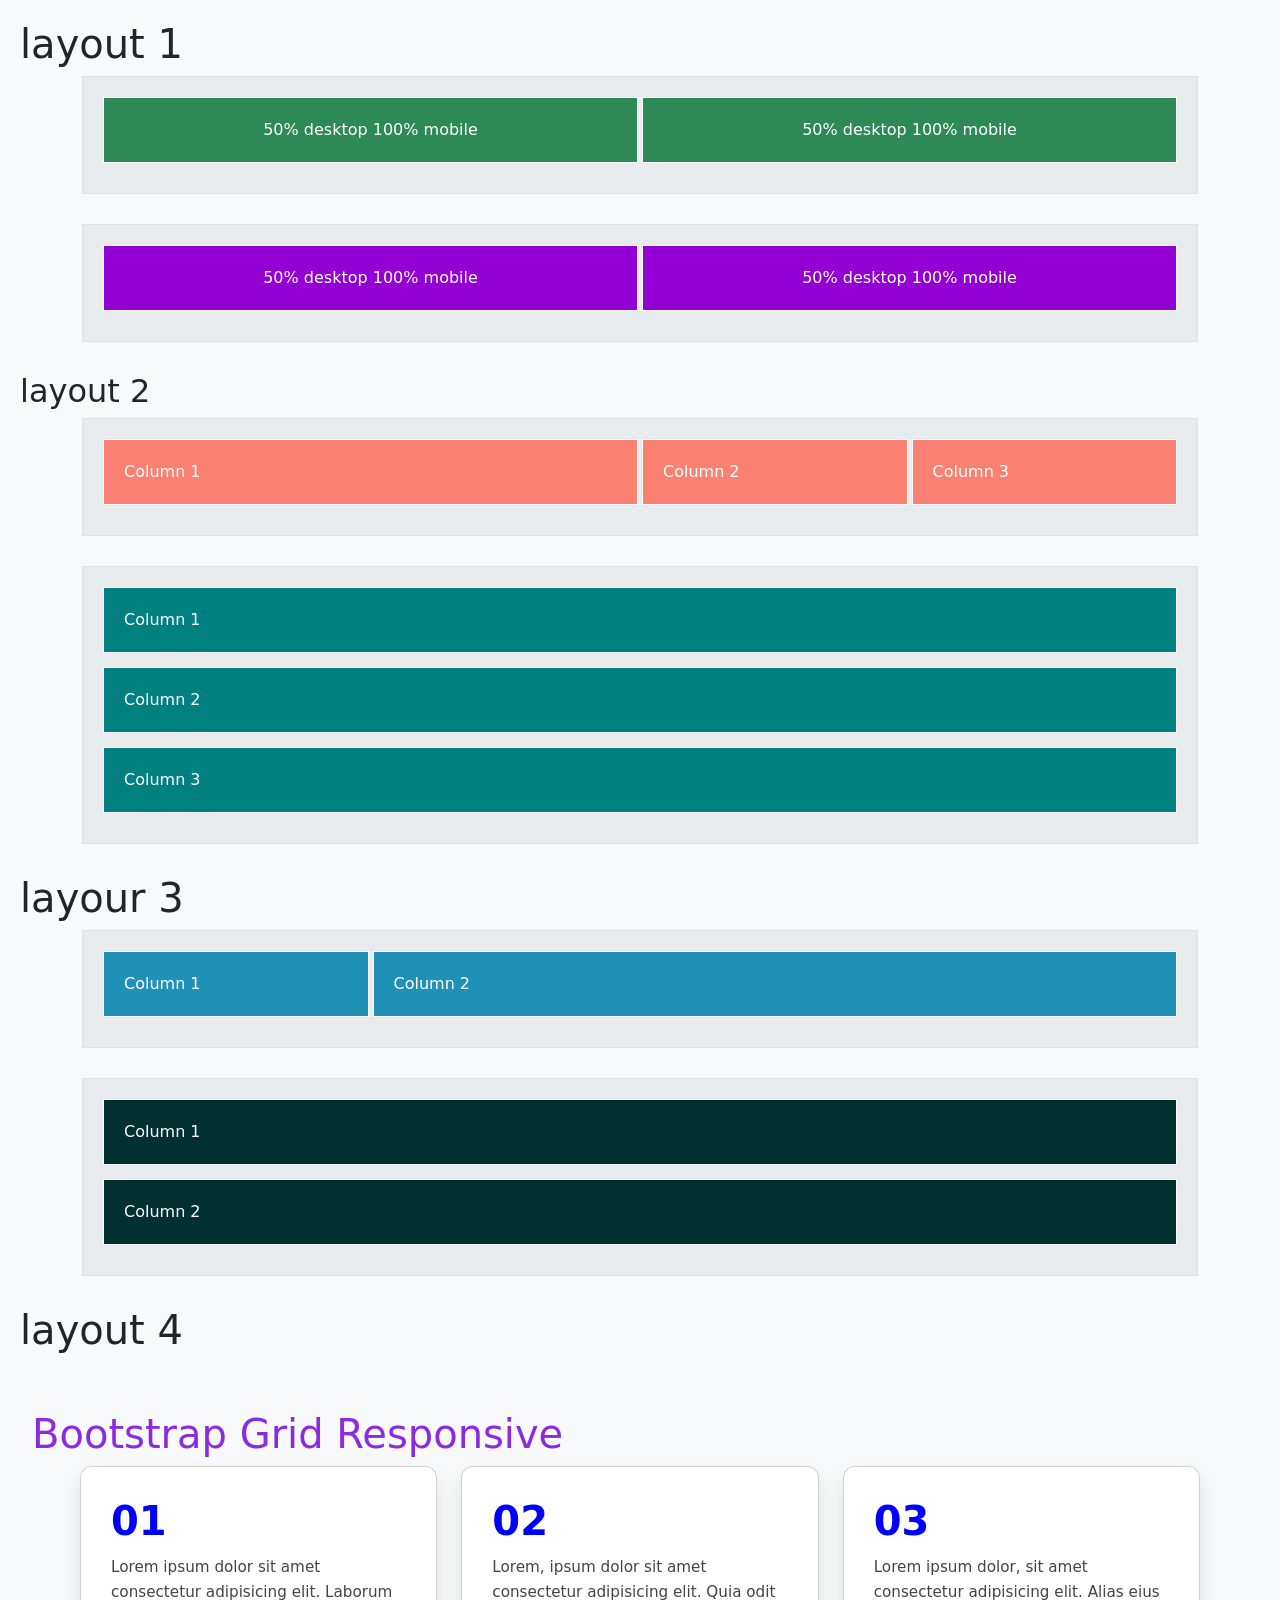
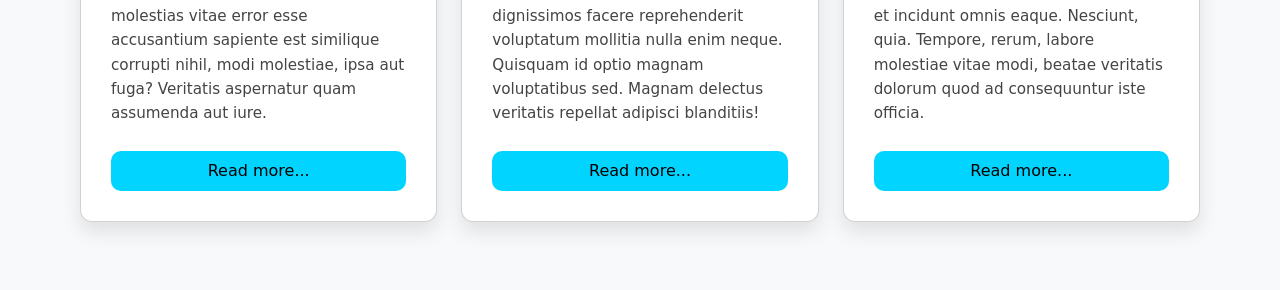
<file: finals task/Finals task 3 BOOTSTRAP/BOOTSTRAP.html>
<!DOCTYPE html>
<html lang="en">
<head>
    <meta charset="UTF-8">
    <meta name="viewport" content="width=device-width, initial-scale=1.0">
    <title>paynals-tres</title>
    <link href="https://cdn.jsdelivr.net/npm/bootstrap@5.3.8/dist/css/bootstrap.min.css" rel="stylesheet" integrity="sha384-sRIl4kxILFvY47J16cr9ZwB07vP4J8+LH7qKQnuqkuIAvNWLzeN8tE5YBujZqJLB" crossorigin="anonymous">
    <script src="https://cdn.jsdelivr.net/npm/bootstrap@5.3.8/dist/js/bootstrap.bundle.min.js" integrity="sha384-FKyoEForCGlyvwx9Hj09JcYn3nv7wiPVlz7YYwJrWVcXK/BmnVDxM+D2scQbITxI" crossorigin="anonymous"></script>
    <link rel="stylesheet" href="exte.css">
    <style>
        body { background-color: rgb(248, 249, 250); padding: 20px; }
        .grid-cont { 
                background-color: rgb(233, 236, 239);
                padding: 20px;
                margin-bottom: 30px;
                border: 1px solid rgb(222, 226, 230);
        }
        
       
        .boxgreen {
            background-color: rgb(45, 138, 87);
            color: white;
            padding: 20px;
            margin-bottom: 10px;
            border: 1px solid white;
        }
        
        .boxpurple {
            background-color: rgb(148, 0, 211);
            color: white;
            padding: 20px;
            margin-bottom: 10px;
            border: 1px solid white;/
        }

        .boxpink{
            background-color: salmon;
            color: white;
            padding: 20px;
            margin-bottom: 10px;
            border: 1px solid white;/
        }

        .boxgreen1 {
            background-color: teal;
            color: white;
            padding: 20px;
            margin-bottom: 10px;
            border: 1px solid white;/
        }
         .boxgreen2 {
            background-color: rgb(0, 48, 48);
            color: white;
            padding: 20px;
            margin-bottom: 10px;
            border: 1px solid white;/
        }
        .boxblue {
            background-color: rgb(31, 145, 183);
            color: white;
            padding: 20px;
            margin-bottom: 10px;
            border: 1px solid white;/
        }

        


    </style>
</head>
<body>
    <h1>layout 1</h1>
    <div class="container text-center">
        <div class="grid-cont">
        <div class="row g-1">
            <div class="col-12 col-md-6">
            <div class="boxgreen">50% desktop 100% mobile</div>
        </div>
            <div class="col-12 col-md-6">
            <div class="boxgreen">50% desktop 100% mobile</div>
        </div>
        </div>
        </div>

        <div class="grid-cont">
        <div class="row g-1">
            <div class="col-12 col-md-6">
            <div class="boxpurple">50% desktop 100% mobile</div>
        </div>
            <div class="col-12 col-md-6">
            <div class="boxpurple">50% desktop 100% mobile</div>
        </div>
        </div>
        </div>
    </div>

    <h2>layout 2</h2>
        <div class="container">
        <div class="grid-cont">
                <div class="row g-1"> <div class="col-12 col-md-6">
                <div class="boxpink">Column 1</div>
            </div>
                <div class="col-12 col-md-3">
                <div class="boxpink">Column 2</div>
            </div>
                <div class="col-12 col-md-3">
                <div class="boxpink">Column 3</div>
            </div>
            </div>
        </div>

        <div class="grid-cont">
            <div class="row g-1">
                <div class="col-12">
                <div class="boxgreen1">Column 1</div>
            </div>
                <div class="col-12">
                <div class="boxgreen1">Column 2</div>
            </div>
                <div class="col-12">
                <div class="boxgreen1">Column 3</div>
            </div>
            </div>
        </div>
    </div>

    <h1>layour 3</h1>
    <div class="container">
        <div class="grid-cont">
                <div class="row g-1"> 
                <div class="col-12 col-md-3">
                <div class="boxblue">Column 1</div>
            </div>
                <div class="col-12 col-md-9">
                <div class="boxblue">Column 2</div>
            </div>
            </div>
        </div>
        <div class="grid-cont">
                <div class="row g-1"> 
                <div class="col-12 col-md-12">
                <div class="boxgreen2">Column 1</div>
            </div>
                <div class="col-12 col-md-12">
                <div class="boxgreen2">Column 2</div>
            </div>
            </div>
        </div>
    </div>
    
    
    <h1>layout 4</h1>

    <div class="container-fluid py-5">
        <h1 style="color: blueviolet;">Bootstrap Grid Responsive</h1>
        
        <div class="row g-4 px-md-5">
            <div class="col-12 col-md-6 col-lg-4">
                <div class="card">
                    <h2 class="number">01</h2>
                    <p class="text">Lorem ipsum dolor sit amet consectetur adipisicing elit. Laborum molestias vitae error esse accusantium sapiente est similique corrupti nihil, modi molestiae, ipsa aut fuga? Veritatis aspernatur quam assumenda aut iure.</p>
                    <button class="buttons" style="border-radius: 10px;" >Read more...</button>
                </div>
            </div>

            <div class="col-12 col-md-6 col-lg-4">
                <div class="card">
                    <h2 class="number">02</h2>
                    <p class="text">Lorem, ipsum dolor sit amet consectetur adipisicing elit. Quia odit dignissimos facere reprehenderit voluptatum mollitia nulla enim neque. Quisquam id optio magnam voluptatibus sed. Magnam delectus veritatis repellat adipisci blanditiis!</p>
                    <button class="buttons" style="border-radius: 10px;" >Read more...</button>
                </div>
            </div>

            <div class="col-12 col-md-6 col-lg-4">
                <div class="card">
                    <h2 class="number">03</h2>
                    <p class="text">Lorem ipsum dolor, sit amet consectetur adipisicing elit. Alias eius et incidunt omnis eaque. Nesciunt, quia. Tempore, rerum, labore molestiae vitae modi, beatae veritatis dolorum quod ad consequuntur iste officia.</p>
                    <button class="buttons" style="border-radius: 10px;">Read more...</button>
                </div>
            </div>
        </div>
    </div>
    

</body>
</html>
</file>
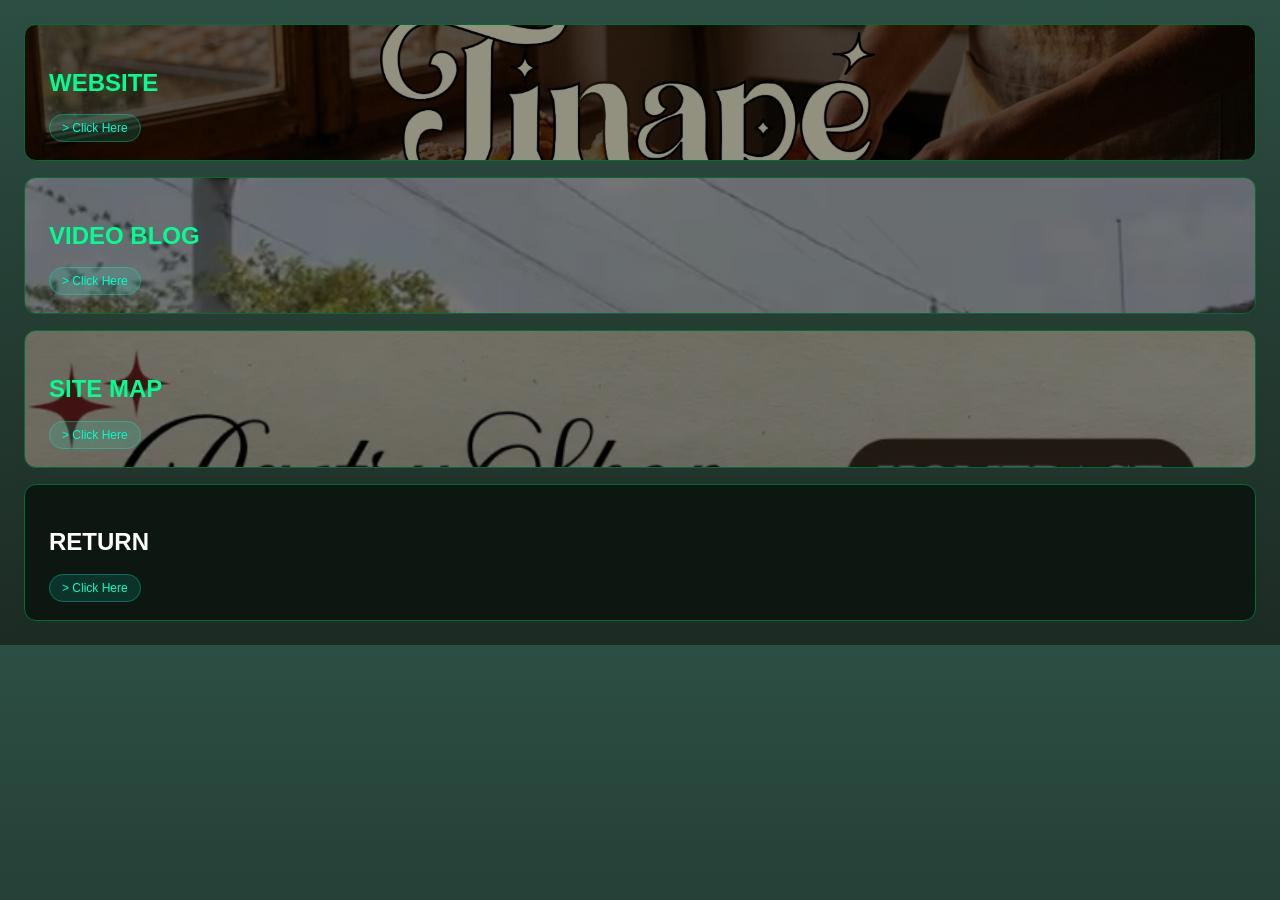
<file: finals task/website/website.html>
<!DOCTYPE html>
<html lang="en">
<head>
    <meta charset="UTF-8">
    <meta name="viewport" content="width=device-width, initial-scale=1.0">
    <title>Document</title>
    <link rel="stylesheet" href="css.css">
</head>
<body>
    <div>
          <Div class="gridproj">
            <div class="cardperocute1"><h2>WEBSITE</h2> <h4></h4><a href="https://lorindavid.github.io/Tinap-/" class="tag2" style="grid-area: tile1 ;">> Click Here</a></div>     
            <div class="cardperocute2"><h2>VIDEO BLOG</h2> <h4></h4><a href="https://drive.google.com/file/d/1sqZiHJn3UxMO4dJ8pwde29Z5mW7zInuB/view?usp=sharing" class="tag2" style="grid-area: tile2 ;">> Click Here</a></div>
            <div class="cardperocute3"><h2>SITE MAP</h2> <h4></h4><a href="https://drive.google.com/file/d/1fNF2Fryv--bD9LV9xzimHPx0DLjplV8M/view?usp=sharing" class="tag2" style="grid-area: tile3 ;">> Click Here</a></div>
            <div class="cardperocute"><h2>RETURN</h2> <h4></h4><a href="https://justinespino.github.io/ws-portfolio/" class="tag2" style="grid-area: tile3 ;">> Click Here</a></div>       
    

    </div>

    









    </div>

    
    
</body>
</html>
</file>
<file: design.css>
body{
        margin: 1em;
        background: linear-gradient(
    #153b2fe6,
    rgba(4, 20, 11, 0.9)
    );
        font-family:Arial, Helvetica, sans-serif;
        backdrop-filter: blur(10px);
        padding: .5em;
    }
    a{
        text-decoration: none;
    }
    li{
        transition:all .5s;

    }
    li:hover{
        transition:all .5s;
        margin-left: 20px;
        color: aquamarine;
    }
    .container{

        display: grid;
        grid-template-columns: 1fr 1fr 1fr .5fr;
        grid-template-rows: auto auto auto auto;
        gap: 1em;
        box-sizing: border-box;
        grid-template-areas: 
        "box1 box1 box1 box1"
        "box2 box7 box3 box5"
        "box4 box4 box8 box5"
        "box6 box6 box6 box6"
        "box6 box6 box6 box6"
        "box9 box9 box9 box9";
        
    }
    #header{
        border: 1px solid rgb(46, 204, 113);
        border-radius: 10px;
        padding: 15px;
        background-image: url(images/minecraft-minecraft-nature.gif);
        background-repeat: no-repeat;
        background-size:cover;
        background-position:bottom;
        
       
        display: grid;
        grid-template-columns: auto 50% auto;
        grid-template-rows: auto;
        gap: 1em;
        grid-template-areas: 
        "box-1 box-2 box-3"
        "box-4 box-4 box-4";
    }
    #photo{
        display: block;
        margin: auto;
    }
    #description{
        border-radius: 10px;
        background-color: rgba(255, 255, 255, .25);
        color: rgb(16, 35, 28);
        margin-left: 20px;
        padding: 20px;
        backdrop-filter: blur(5px);
        transition:all .5s;
    }
    #aboutme{
        border-radius: 10px;
        background-color: rgba(255, 255, 255, .25);
        color: black;
        margin-left: 20px;
        padding: 20px;
        backdrop-filter: blur(5px);
        transition:all .5s;
    }
    #portdesc{
        border-radius: 10px;
        background-color: rgba(255, 255, 255, 0.25);
        color: black;
        margin-left: 20px;
        padding: 10px;
        backdrop-filter: blur(5px);
        transition:all .5s;
    }
    #description:hover{border-radius: 10px;
        background-color: rgba(255, 255, 255, .25);
        color: rgb(16, 35, 28);
        margin-left: 20px;
        padding: 20px;
        backdrop-filter: blur(10px);
    transition: 1s;
    }
    #aboutme:hover{border-radius: 10px;
        background-color: rgba(255, 255, 255, .25);
        color: black;
        margin-left: 20px;
        padding: 20px;
        backdrop-filter: blur(10px);
      transition: 1s;
    }
    #portdesc:hover{ border-radius: 10px;
        background-color: rgba(255, 255, 255, 0.25);
        color: black;
        margin-left: 20px;
        padding: 10px;
        backdrop-filter: blur(10px);
      transition: 1s;
    }



    .card {
            background-color: rgba(2, 41, 25, 0.5); 
            border: 1px solid rgb(46, 204, 113);  
            border-radius: 12px;
            padding: 24px;
            width: auto;
            color: rgb(240, 255, 250);
                transition:all .5s;
    }
    .card:hover{
        transform: scale(1.025);
        transition: .25s;
         box-shadow: 0 15px 30px rgba(0, 255, 200, 0.25);

    }
    .cardimg:hover{
        transform: scale(1.025);
        transition: .25s;
         box-shadow: 0 15px 30px rgba(0, 255, 200, 0.25);
    }

    .cardimg2:hover{
        transform: scale(1.025);
        transition: .25s;
         box-shadow: 0 15px 30px rgba(0, 255, 200, 0.25);
    }
    .cardimg3:hover{
        transform: scale(1.025);
        transition: .25s;
         box-shadow: 0 15px 30px rgba(0, 255, 200, 0.25);
    }
    .cardimg {
            background-image: url(images/minecraft.gif);
            background-repeat: no-repeat;
            background-size: cover;
            border: 1px solid rgb(46, 204, 113);  
            border-radius: 12px;
            padding: 24px;
            width: auto;
            color: rgb(240, 255, 250); 
                transition:all .5s;       
    }
    .cardimg2{
            background-image: url(images/minecraft-aesthetic-background.gif);
            background-repeat: no-repeat;
            background-size: cover;
            border: 1px solid rgb(46, 204, 113);  
            border-radius: 12px;
            padding: 24px;
            width: auto;
            color: rgb(240, 255, 250); 
                transition:all .5s;

    }
    .cardimg3{
            background-image: url(images/for-discord-background.gif);
            background-repeat: no-repeat;
            background-size: cover;
            border: 1px solid rgb(46, 204, 113);  
            border-radius: 12px;
            padding: 24px;
            width: auto;
            color: rgb(240, 255, 250); 
                transition:all .5s;
    }
    .cardperocute {
            background-color: rgb(13, 23, 18); 
            border: 1px solid rgb(4, 108, 49);  
            border-radius: 12px;
            padding: 24px;
            width: auto;
            color: white;
                transition:all 1s;

    }
    .cardperocute:hover{
        background: linear-gradient(rgb(13, 23, 18) ,rgb(37, 96, 66));  
            border: 1px solid rgb(4, 108, 49);  
            border-radius: 12px;
            padding: 24px;
            width: auto;
            color: white;
                transition:all 1s;
    }
    .gridproj{
            display: grid;
            gap:1em;
            grid-template-columns: 50% 50%;
            grid-row: auto;

    }
    
    .card h2 {
            margin-top: 0;
            margin-bottom: 20px;
            font-size: 24px;
            font-weight: 700;
        }
    .tagcontainer {
            display: flex;
            flex-wrap: wrap; 
            gap: 10px;       
        }
    .tagcontainermid {
            display: flex;
            flex-wrap: wrap; 
            gap: 10px;
            justify-content: center;
            flex-grow: 1;
    }
    .tagcontainervert {
            display: flex;
            flex-wrap: wrap; 
            gap: 10px;
            justify-content: center;
            flex-grow: 1;
            flex-direction: column;
    }
    .tag {
            background-color: rgb(19, 31, 25); 
            border-radius: 8px;
            padding: 10px 16px;
            transition: background-color 0.2s;
        }
            .tag:hover{
                background-color: rgb(255, 182, 193);
            }
    
    .tag2 {
            background: rgba(0, 255, 200, 0.12);
            color: rgb(0, 255, 200);
            border: 1px solid rgba(0, 255, 200, 0.3);
            border-radius: 20px;
            padding: 6px 12px;
            font-size: 12px;
            transition: .5s;
            }
            .tag2:hover {
            box-shadow: 0 15px 30px rgba(0, 255, 200, 0.25);
            }
    .tag3{
        background-color: rgba(255, 255, 255, .25);
            border-radius: 8px;
            padding: 10px 16px;
            transition: background-color 0.2s;
            backdrop-filter: blur(3px);
    }
    .tag3:hover{
        background-color: rgba(255, 182, 193, .5);;
    }
    .tag4{
        background-color: rgba(23, 48, 31, 0.5);
            border-radius: 8px;
            padding: 10px 16px;
            backdrop-filter: blur(5px);
            transition: background-color 0.2s;


    }
    
         
                

    @media(max-width:80em){
        #description, #aboutme, #portdesc{
            justify-items: center;
            text-align: center;
        } 
        .container{
            display: grid;
        grid-template-columns: 1fr 1fr 1fr;
        grid-auto-rows: auto;
        gap: 1em;
        box-sizing: border-box;
        grid-template-areas: 
        "box1 box1 box1"
        "box2 box7 box3"
        "box4 box4 box4"
        "box5 box5 box8"  
        "box6 box6 box6"
        "box6 box6 box6"
        "box9 box9 box9";
        }

        #header{
            grid-auto-columns: auto;
            grid-auto-rows: auto;
            grid-template-areas: 
            "box-1 box-1 box-1"
            "box-2 box-2 box-2"
            "box-3 box-3 box-3"
            "box-4 box-4 box-4";
        }
        .tagcontainervert {
            display: flex;
            flex-wrap: wrap; 
            gap: 10px;
            justify-content: center;
            flex-grow: 1;
            flex-direction: row;
        
        }
    }
    @media(max-width:50em){
        #description, #aboutme, #portdesc{
            justify-items: center;
            text-align: center;
        } 
        
        .container{
            display: grid;
        grid-template-columns:  1fr;
        grid-auto-rows: auto;
        gap: 1em;
        box-sizing: border-box;
        grid-template-areas: 
        "box1"
        "box2"
        "box3"
        "box8"
        "box7"
        "box4"
        "box5"
        "box6"
        "box9"
        }
        .gridproj{
            display: grid;
            gap:1em;
            grid-template-columns: 1fr;
            grid-row: auto;

        }
         .tagcontainervert {
            display: flex;
            flex-wrap: wrap; 
            gap: 10px;
            justify-content: center;
            flex-grow: 1;
            flex-direction: row;
    }
        #header{
            grid-auto-columns: auto;
            grid-auto-rows: auto;
            grid-template-areas: 
            "box-1 box-1 box-1"
            "box-2 box-2 box-2"
            "box-3 box-3 box-3"
            "box-4 box-4 box-4";
        }
      
}
</file>
<file: finals task/Finals Task 1 RESPONSIVE LAYOUT/design.css>
body{
  margin:50px
}
.maincont{
  display: flex;
  flex-direction: column;
  gap: 10px;
  padding: 10px;
}

.cont{
  display: flex;
  gap: 10px;
  
}

.head{
  background: rgb(22, 160, 133);
  color: white;
  padding: 15px;
  min-height: 70px;
  text-align:left ;
  
}

.style{
  display: flex;
  flex-direction: column;
  width: 15%;
  gap: 5px;
}

.stylebox{ 
  padding: 10px;
  border: none;
  background: rgb(220, 219, 219);
}

.stylebox:hover{
    background: rgb(22, 160, 133);
  color: white;
}

.content{
  width: 70%;
  padding: 15px;
  
}

.side{
  background: rgb(52, 152, 219);
  color: white;
  width: 15%;
  padding: 10px;
  
}

.footer{
  background: rgb(220, 219, 219);
  padding: 10px;
  text-align: center;
}

@media (max-width:991px){
.cont{
  display: flex;
  gap: 10px;
  flex-wrap: wrap;  
}
.style{
width: 30%;
}
.content{
flex: 1;
}
.side{
width: 100%;
}

@media (max-width:767px){
.cont{
  display: flex;
  gap: 10px;
  flex-wrap: wrap;  
}
.style{
width: 100%;
}
.content{
width: 100%;
}
.side{
width: 100%;
}
}
}
</file>
<file: finals task/Finals task 3 BOOTSTRAP/exte.css>
.card {
    background-color: white;
    padding: 30px;
    border-radius: 12px;
    height: 100%;
    box-shadow: 0 10px 20px rgba(0, 0, 0, 0.1);
    transition: transform 0.3s ease;
}


.number {
    font-size: 2.5rem;
    font-weight: bold;
    color:blue; 
    margin-bottom: 10px;
}

.text {
    font-size: 0.95rem;
    line-height: 1.6;
    color: #444;
    margin-bottom: 25px;
}


.buttons {
    background-color: #00d4ff;
    border: none;
    padding: 8px 20px;
    font-weight: 500;
}
</file>
<file: finals task/website/css.css>
body{
        margin: 1em;
        background: linear-gradient(
    #153b2fe6,
    rgba(4, 20, 11, 0.9)
    );
        font-family:Arial, Helvetica, sans-serif;
        backdrop-filter: blur(10px);
        padding: .5em;
    }
    a{
        text-decoration: none;
    }
    li{
        transition:all .5s;

    }
    li:hover{
        transition:all .5s;
        margin-left: 20px;
        color: aquamarine;
    }
    .container{

        display: grid;
        grid-template-columns: 1fr 1fr 1fr .5fr;
        grid-template-rows: auto auto auto auto;
        gap: 1em;
        box-sizing: border-box;
        grid-template-areas: 
        "box1 box1 box1 box1"
        "box2 box7 box3 box5"
        "box4 box4 box8 box5"
        "box6 box6 box6 box6"
        "box6 box6 box6 box6"
        "box9 box9 box9 box9";
        
    }
    #header{
        border: 1px solid rgb(46, 204, 113);
        border-radius: 10px;
        padding: 15px;
        background-image: url(images/minecraft-minecraft-nature.gif);
        background-repeat: no-repeat;
        background-size:cover;
        background-position:bottom;
        
       
        display: grid;
        grid-template-columns: auto 50% auto;
        grid-template-rows: auto;
        gap: 1em;
        grid-template-areas: 
        "box-1 box-2 box-3"
        "box-4 box-4 box-4";
    }
    #photo{
        display: block;
        margin: auto;
    }
    #description{
        border-radius: 10px;
        background-color: rgba(255, 255, 255, .25);
        color: rgb(16, 35, 28);
        margin-left: 20px;
        padding: 20px;
        backdrop-filter: blur(5px);
        transition:all .5s;
    }
    #aboutme{
        border-radius: 10px;
        background-color: rgba(255, 255, 255, .25);
        color: black;
        margin-left: 20px;
        padding: 20px;
        backdrop-filter: blur(5px);
        transition:all .5s;
    }
    #portdesc{
        border-radius: 10px;
        background-color: rgba(255, 255, 255, 0.25);
        color: black;
        margin-left: 20px;
        padding: 10px;
        backdrop-filter: blur(5px);
        transition:all .5s;
    }
    #description:hover{border-radius: 10px;
        background-color: rgba(255, 255, 255, .25);
        color: rgb(16, 35, 28);
        margin-left: 20px;
        padding: 20px;
        backdrop-filter: blur(10px);
    transition: 1s;
    }
    #aboutme:hover{border-radius: 10px;
        background-color: rgba(255, 255, 255, .25);
        color: black;
        margin-left: 20px;
        padding: 20px;
        backdrop-filter: blur(10px);
      transition: 1s;
    }
    #portdesc:hover{ border-radius: 10px;
        background-color: rgba(255, 255, 255, 0.25);
        color: black;
        margin-left: 20px;
        padding: 10px;
        backdrop-filter: blur(10px);
      transition: 1s;
    }



    .card {
            background-color: rgba(2, 41, 25, 0.5); 
            border: 1px solid rgb(46, 204, 113);  
            border-radius: 12px;
            padding: 24px;
            width: auto;
            color: rgb(240, 255, 250);
                transition:all .5s;
    }
    .card:hover{
        transform: scale(1.025);
        transition: .25s;
         box-shadow: 0 15px 30px rgba(0, 255, 200, 0.25);

    }
    .cardimg:hover{
        transform: scale(1.025);
        transition: .25s;
         box-shadow: 0 15px 30px rgba(0, 255, 200, 0.25);
    }

    .cardimg2:hover{
        transform: scale(1.025);
        transition: .25s;
         box-shadow: 0 15px 30px rgba(0, 255, 200, 0.25);
    }
    .cardimg3:hover{
        transform: scale(1.025);
        transition: .25s;
         box-shadow: 0 15px 30px rgba(0, 255, 200, 0.25);
    }
    .cardimg {
            background-image: url(images/minecraft.gif);
            background-repeat: no-repeat;
            background-size: cover;
            border: 1px solid rgb(46, 204, 113);  
            border-radius: 12px;
            padding: 24px;
            width: auto;
            color: rgb(240, 255, 250); 
                transition:all .5s;       
    }
    .cardimg2{
            background-image: url(images/minecraft-aesthetic-background.gif);
            background-repeat: no-repeat;
            background-size: cover;
            border: 1px solid rgb(46, 204, 113);  
            border-radius: 12px;
            padding: 24px;
            width: auto;
            color: rgb(240, 255, 250); 
                transition:all .5s;

    }
    .cardimg3{
            background-image: url(images/for-discord-background.gif);
            background-repeat: no-repeat;
            background-size: cover;
            border: 1px solid rgb(46, 204, 113);  
            border-radius: 12px;
            padding: 24px;
            width: auto;
            color: rgb(240, 255, 250); 
                transition:all .5s;
    }
    .cardperocute {
            background-color: rgb(13, 23, 18); 
            border: 1px solid rgb(4, 108, 49);  
            border-radius: 12px;
            padding: 24px;
            width: auto;
            color: white;
                transition:all 1s;

    }

     .cardperocute1 {
            background-image: url(imags/Screenshot\ 2026-05-14\ 120128.png);
            background-position: center;
             background-size: cover;
             background-repeat: no-repeat;
            border: 1px solid rgb(4, 108, 49);  
            border-radius: 12px;
            padding: 24px;
            width: auto;
            color: rgb(0, 255, 145);
                transition:all 1s;

    }
     .cardperocute2 {
            background-image: url(imags/Screenshot\ 2026-05-14\ 120300.png); 
            background-size: cover;
            background-repeat: no-repeat;
            border: 1px solid rgb(4, 108, 49);  
            border-radius: 12px;
            padding: 24px;
            width: auto;
            color: rgb(0, 255, 145);
                transition:all 1s;

    }
     .cardperocute3 {
           background-image: url(imags/Screenshot\ 2026-05-14\ 120317.png);
            border: 1px solid rgb(4, 108, 49); 
            background-size: cover; 
            background-repeat: no-repeat;
            border-radius: 12px;
            padding: 24px;
            width: auto;
            color: rgb(0, 255, 145);
                transition:all 1s;
     }            
    .cardperocute:hover{
        background: linear-gradient(rgb(13, 23, 18) ,rgb(37, 96, 66));  
            border: 1px solid rgb(4, 108, 49);  
            border-radius: 12px;
            padding: 24px;
            width: auto;
            color: white;
                transition:all 1s;
    }
    .gridproj{
            display: grid;
            gap:1em;
            grid-template-columns: 100%;
            grid-row: auto;

    }
    
    .card h2 {
            margin-top: 0;
            margin-bottom: 20px;
            font-size: 24px;
            font-weight: 700;
        }
    .tagcontainer {
            display: flex;
            flex-wrap: wrap; 
            gap: 10px;       
        }
    .tagcontainermid {
            display: flex;
            flex-wrap: wrap; 
            gap: 10px;
            justify-content: center;
            flex-grow: 1;
    }
    .tagcontainervert {
            display: flex;
            flex-wrap: wrap; 
            gap: 10px;
            justify-content: center;
            flex-grow: 1;
            flex-direction: column;
    }
    .tag {
            background-color: rgb(19, 31, 25); 
            border-radius: 8px;
            padding: 10px 16px;
            transition: background-color 0.2s;
        }
            .tag:hover{
                background-color: rgb(255, 182, 193);
            }
    
    .tag2 {
            background: rgba(0, 255, 200, 0.12);
            color: rgb(0, 255, 200);
            border: 1px solid rgba(0, 255, 200, 0.3);
            border-radius: 20px;
            padding: 6px 12px;
            font-size: 12px;
            transition: .5s;
            }
            .tag2:hover {
            box-shadow: 0 15px 30px rgba(0, 255, 200, 0.25);
            }
    .tag3{
        background-color: rgba(255, 255, 255, .25);
            border-radius: 8px;
            padding: 10px 16px;
            transition: background-color 0.2s;
            backdrop-filter: blur(3px);
    }
    .tag3:hover{
        background-color: rgba(255, 182, 193, .5);;
    }
    .tag4{
        background-color: rgba(23, 48, 31, 0.5);
            border-radius: 8px;
            padding: 10px 16px;
            backdrop-filter: blur(5px);
            transition: background-color 0.2s;


    }
</file>
